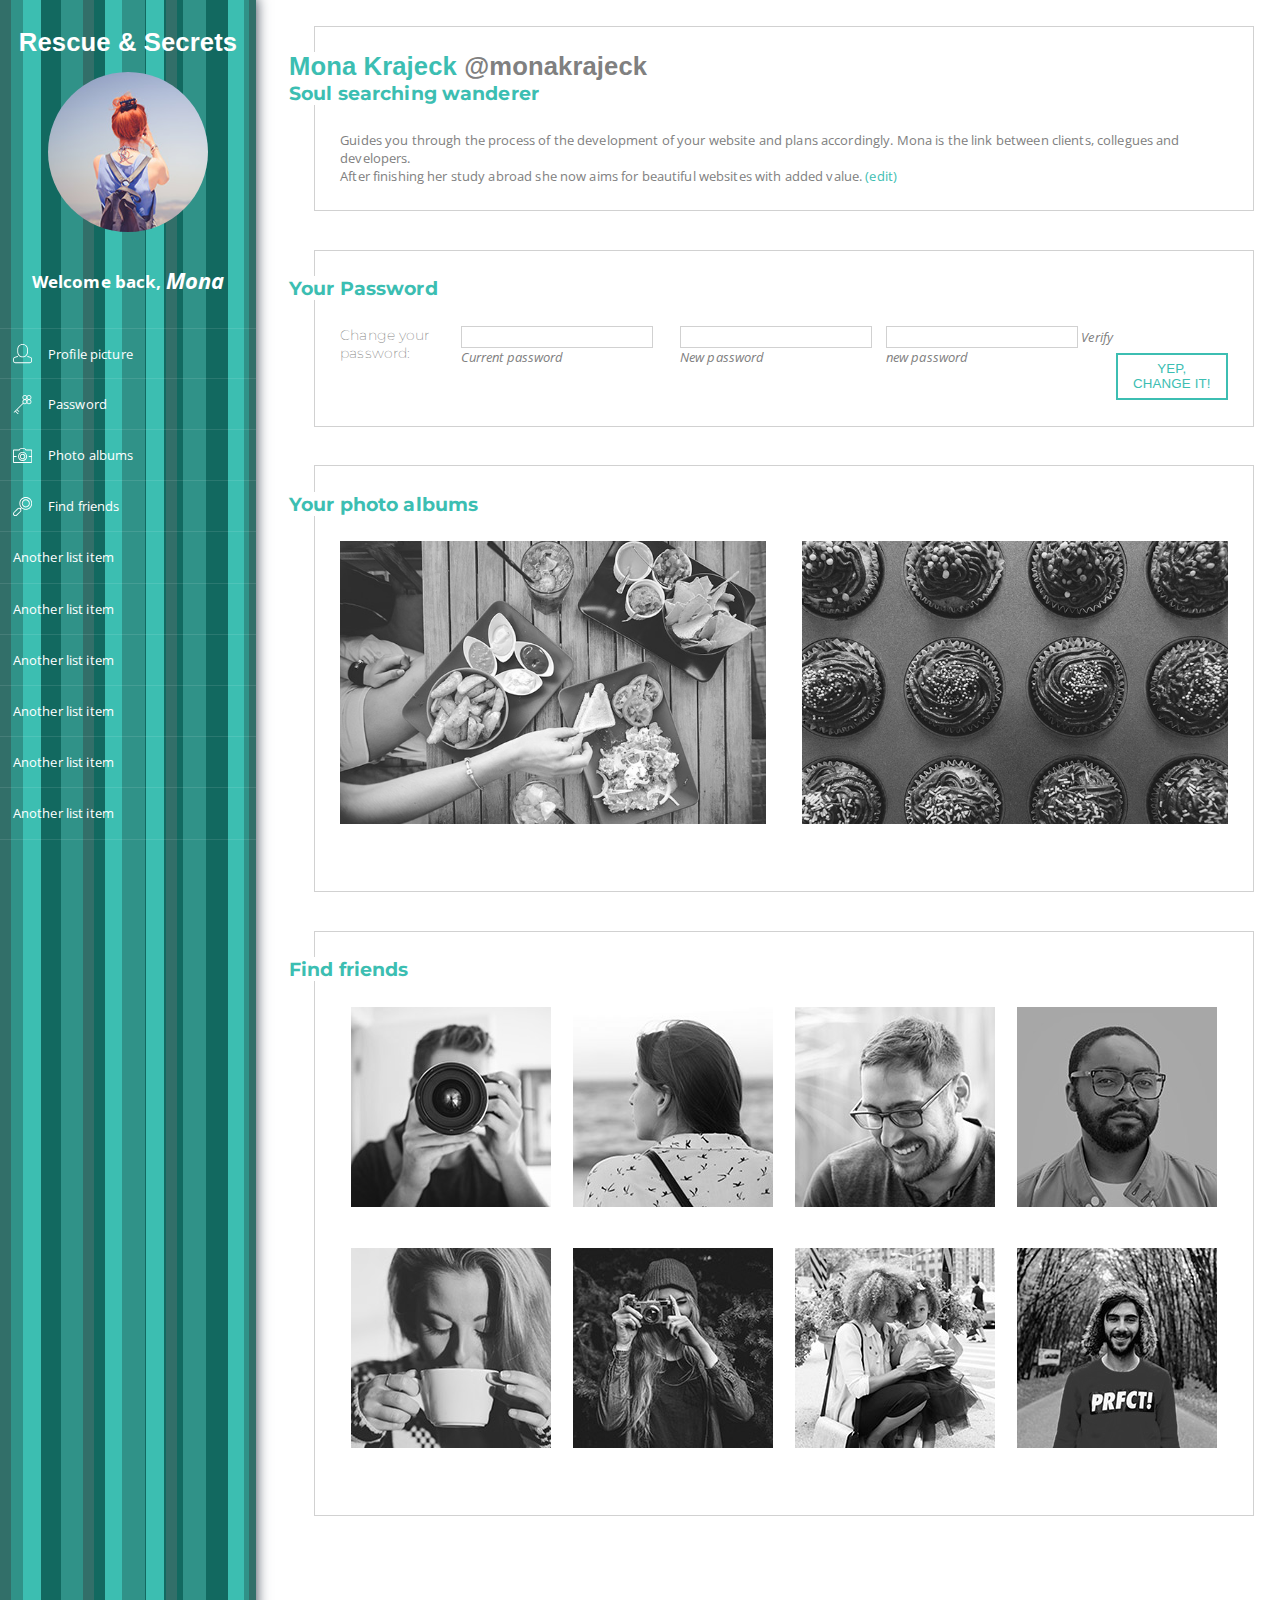
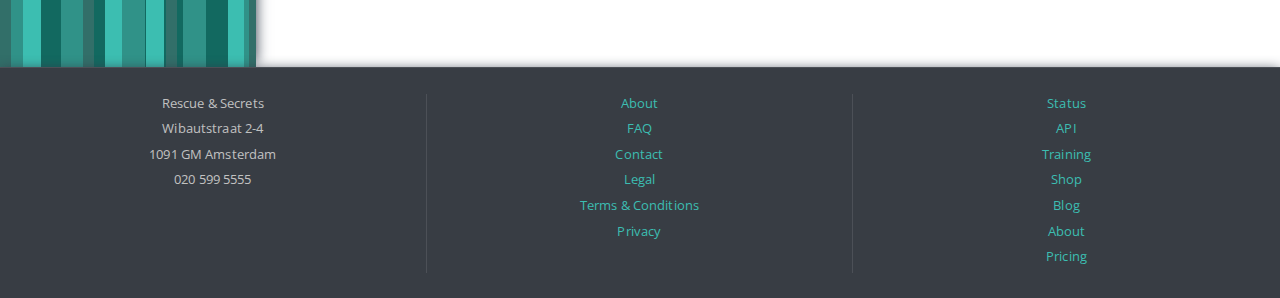
<file: css-rescued/index.html>
<!DOCTYPE html>
<head>

	<title>Profile of Mona Krajeck</title>

	<meta charset="utf-8">
	<meta name="description" content="">
	<meta name="author" content="Tijs Luitse">
	<meta name="viewport" content="width=device-width, initial-scale=1">
	
	<link rel="stylesheet" href="styles/style.css">
	<link href='https://fonts.googleapis.com/css?family=Montserrat:400,700|Open+Sans:400,300,600,700,800' rel='stylesheet' type='text/css'>

</head>
<body>

		<header role="navigation">
			
			<h1>Rescue & Secrets</h1>
			
			<figure>
				<img src="images/profile-picture-thumb.jpg" alt="Profile picture of Monica Krajeck">
			</figure>
			
			<p>Welcome back, <em>Mona</em></p>
			
			<div class="separator"></div>
			
			<nav>
				<ul>
					<li>
						<a href="#profile-picture" rel="profile-picture">
							<svg xmlns="http://www.w3.org/2000/svg" version="1.1" x="0" y="0" width="622.4" height="622.4" viewBox="0 0 622.4 622.4" xml:space="preserve"><path d="M312.5 430.4c-95.3 0-172.9-77.6-172.9-172.9v-84.6C139.6 77.6 217.1 0 312.5 0 407.8 0 485.4 77.6 485.4 172.9v84.6C485.4 352.8 407.8 430.4 312.5 430.4zM312.5 27.4c-80.2 0-145.5 65.3-145.5 145.5v84.6c0 80.2 65.3 145.5 145.5 145.5 80.2 0 145.5-65.3 145.5-145.5v-84.6C458 92.7 392.7 27.4 312.5 27.4zM543.8 622.4H78.6c-40.5 0-73.4-32.9-73.4-73.4V484.6c0-24 12.1-56.1 69.6-72.9l69.6-19.3c7.3-2 14.8 2.3 16.9 9.6 2 7.3-2.3 14.8-9.6 16.9l-69.4 19.2c-49.7 14.5-49.7 38.6-49.7 46.5v64.4c0 25.4 20.6 46 46 46h465.2c25.4 0 46-20.6 46-46V484.6c0-21.4-16.8-37-49.8-46.5l-66.2-18.5c-7.3-2-11.5-9.6-9.5-16.9 2-7.3 9.6-11.6 16.9-9.5l66.3 18.5c57.6 16.6 69.7 48.8 69.7 72.9v64.4C617.2 589.5 584.3 622.4 543.8 622.4z"/></svg>
							Profile picture
						</a>
					</li>
					<li>
						<a href="#password" rel="password">
							<svg xmlns="http://www.w3.org/2000/svg" version="1.1" x="0" y="0" width="663.1" height="663.1" viewBox="0 0 663.1 663.1" xml:space="preserve"><path d="M552.4 170.2c-46.9 0-85.1-38.2-85.1-85.1 0-46.9 38.2-85.1 85.1-85.1 46.9 0 85.1 38.2 85.1 85.1C637.5 132.1 599.3 170.2 552.4 170.2zM552.4 28.6c-31.2 0-56.6 25.4-56.6 56.6 0 31.2 25.4 56.6 56.6 56.6 31.2 0 56.6-25.4 56.6-56.6C609 53.9 583.6 28.6 552.4 28.6zM552.4 318.4L552.4 318.4c-46.9 0-85.1-38.2-85.1-85.1 0-46.9 38.2-85.1 85.1-85.1 46.9 0 85.1 38.2 85.1 85.1C637.5 280.2 599.4 318.4 552.4 318.4zM552.4 176.7c-31.2 0-56.6 25.4-56.6 56.6 0 31.2 25.4 56.6 56.6 56.6 31.2 0 56.6-25.4 56.6-56.6C609 202.1 583.6 176.7 552.4 176.7z"/><path d="M410.4 170.2h0c-46.9 0-85.1-38.2-85.1-85.1 0-46.9 38.2-85.1 85.1-85.1 46.9 0 85.1 38.2 85.1 85.1 0 22.7-8.8 44.1-24.9 60.2C454.5 161.4 433.1 170.2 410.4 170.2zM410.3 28.6c-31.2 0-56.6 25.4-56.6 56.6 0 31.2 25.4 56.6 56.6 56.6h0c15.1 0 29.3-5.9 40-16.6 10.7-10.7 16.6-24.9 16.6-40C466.9 53.9 441.5 28.6 410.3 28.6zM410.3 318.4L410.3 318.4c-46.9 0-85.1-38.2-85.1-85.1 0-46.9 38.2-85.1 85.1-85.1 46.9 0 85.1 38.2 85.1 85.1C495.4 280.2 457.3 318.4 410.3 318.4zM410.3 176.7c-31.2 0-56.6 25.4-56.6 56.6 0 31.2 25.4 56.6 56.6 56.6 31.2 0 56.6-25.4 56.6-56.6C466.9 202.1 441.5 176.7 410.3 176.7z"/><path d="M39.8 611.4c-3.7 0-7.3-1.4-10.1-4.2 -5.6-5.6-5.6-14.6 0-20.2l313.5-313.5c5.6-5.6 14.6-5.6 20.2 0 5.6 5.6 5.6 14.6 0 20.2L49.9 607.2C47.1 610 43.5 611.4 39.8 611.4zM202.8 585.6c-3.7 0-7.3-1.4-10.1-4.2l-63.5-63.5c-5.6-5.6-5.6-14.6 0-20.2 5.6-5.6 14.6-5.6 20.2 0l63.5 63.5c5.6 5.6 5.6 14.6 0 20.2C210.1 584.2 206.4 585.6 202.8 585.6zM176.1 663.1c-3.7 0-7.3-1.4-10.1-4.2L77.1 570c-5.6-5.6-5.6-14.6 0-20.2 5.6-5.6 14.6-5.6 20.2 0l88.9 88.9c5.6 5.6 5.6 14.6 0 20.2C183.4 661.7 179.7 663.1 176.1 663.1z"/></svg>
							Password
						</a>
					</li>
					<li>
						<a href="#photo-albums" rel="photo-albums">
							<svg xmlns="http://www.w3.org/2000/svg" version="1.1" x="0" y="0" width="612" height="612" viewBox="0 0 612 612" xml:space="preserve"><path d="M581.3 541.3H30.7C13.8 541.3 0 527.5 0 510.5V145.2c0-17 13.8-30.7 30.7-30.7h149.7c4.9 0 13.2-3.8 16.4-7.4l16.7-19c8.6-9.8 24.9-17.2 38-17.2h107.4c13.1 0 29.4 7.4 38 17.2l16.7 19c3.2 3.7 11.5 7.4 16.4 7.4h151.3c17 0 30.7 13.8 30.7 30.7v365.3C612 527.5 598.2 541.3 581.3 541.3zM30.7 143.2c-1.1 0-2 0.9-2 2v365.3c0 1.1 0.9 2 2 2h550.5c1.1 0 2-0.9 2-2V145.2c0-1.1-0.9-2-2-2H430c-13.1 0-29.4-7.4-38-17.2l-16.7-19c-3.2-3.7-11.5-7.4-16.4-7.4H251.5c-4.9 0-13.2 3.7-16.4 7.4l-16.7 19c-8.6 9.8-24.9 17.2-38 17.2H30.7zM306 476.7c-79.2 0-143.6-64.4-143.6-143.6 0-79.2 64.4-143.6 143.6-143.6s143.6 64.4 143.6 143.6C449.6 412.2 385.2 476.7 306 476.7zM306 218.1c-63.4 0-114.9 51.6-114.9 114.9 0 63.4 51.6 114.9 114.9 114.9s114.9-51.6 114.9-114.9C420.9 269.7 369.4 218.1 306 218.1zM593 350.7h-81.2c-7.9 0-14.4-6.4-14.4-14.4s6.4-14.4 14.4-14.4h81.2c7.9 0 14.4 6.4 14.4 14.4S600.9 350.7 593 350.7zM105.7 350.7H19.7c-7.9 0-14.4-6.4-14.4-14.4s6.4-14.4 14.4-14.4h86c7.9 0 14.4 6.4 14.4 14.4S113.6 350.7 105.7 350.7zM306 419.6c-47.7 0-86.5-38.8-86.5-86.5 0-47.7 38.8-86.5 86.5-86.5 47.7 0 86.5 38.8 86.5 86.5C392.5 380.8 353.7 419.6 306 419.6zM306 275.3c-31.9 0-57.8 25.9-57.8 57.8 0 31.9 25.9 57.8 57.8 57.8 31.9 0 57.8-25.9 57.8-57.8C363.8 301.2 337.9 275.3 306 275.3z"/></svg>
							Photo albums
						</a>
					</li>
					<li>
						<a href="#find-friends" rel="find-friends">
							<svg xmlns="http://www.w3.org/2000/svg" version="1.1" x="0" y="0" width="612" height="612" viewBox="0 0 612 612" xml:space="preserve"><path d="M408 407.9c-54.5 0-105.7-21.2-144.2-59.7 -79.5-79.5-79.5-208.9 0-288.4 38.5-38.5 89.7-59.7 144.2-59.7 54.5 0 105.7 21.2 144.2 59.7C590.8 98.3 612 149.5 612 204s-21.2 105.7-59.7 144.2C513.7 386.7 462.5 407.9 408 407.9zM408 29.2c-46.7 0-90.6 18.2-123.6 51.2 -68.1 68.1-68.1 179 0 247.2 33 33 76.9 51.2 123.6 51.2 46.7 0 90.6-18.2 123.6-51.2 33-33 51.2-76.9 51.2-123.6s-18.2-90.6-51.2-123.6C498.6 47.4 454.7 29.2 408 29.2zM244.2 382.4c-3.7 0-7.5-1.4-10.3-4.3 -5.7-5.7-5.7-14.9 0-20.6l23.4-23.4c5.7-5.7 14.9-5.7 20.6 0 5.7 5.7 5.7 14.9 0 20.6L254.5 378.1C251.7 381 247.9 382.4 244.2 382.4zM75.6 612c-20.2 0-39.2-7.9-53.4-22.1C7.9 575.6 0 556.6 0 536.4c0-20.2 7.9-39.2 22.1-53.4l116.3-116.3c14.3-14.3 33.2-22.1 53.4-22.1 20.2 0 39.2 7.9 53.4 22.1 29.5 29.5 29.5 77.4 0 106.9L129 589.9C114.7 604.1 95.7 612 75.6 612zM191.8 373.8c-12.4 0-24 4.8-32.8 13.6L42.8 503.7c-8.8 8.8-13.6 20.4-13.6 32.8 0 12.4 4.8 24 13.6 32.8 8.8 8.8 20.4 13.6 32.8 13.6 12.4 0 24-4.8 32.8-13.6l116.3-116.3c18.1-18.1 18.1-47.5 0-65.6C215.9 378.6 204.2 373.8 191.8 373.8zM408 332.3c-34.3 0-66.5-13.4-90.7-37.6 -50-50-50-131.4 0-181.5 24.2-24.2 56.5-37.6 90.7-37.6 34.3 0 66.5 13.4 90.7 37.6 50 50 50 131.4 0 181.5C474.5 318.9 442.3 332.3 408 332.3zM408 104.8c-26.5 0-51.4 10.3-70.1 29 -38.6 38.6-38.6 101.5 0 140.2 18.7 18.7 43.6 29 70.1 29 26.5 0 51.4-10.3 70.1-29 38.6-38.7 38.6-101.5 0-140.2C459.4 115.2 434.5 104.8 408 104.8z"/></svg>
							Find friends
						</a>
					</li>
					<li><a href="#" rel="list-item">Another list item</a></li>
					<li><a href="#" rel="list-item">Another list item</a></li>
					<li><a href="#" rel="list-item">Another list item</a></li>
					<li><a href="#" rel="list-item">Another list item</a></li>
					<li><a href="#" rel="list-item">Another list item</a></li>
					<li><a href="#" rel="list-item">Another list item</a></li>
				</ul>
			</nav>

		</header>

		<main role="content">

			<article id="intro">
				
				<header>
					<h1>Mona Krajeck <span>@monakrajeck</span></h1>
					<h2>Soul searching wanderer</h2>
				</header>
				
				<p>
					Guides you through the process of the development of your website and plans accordingly. Mona is the link between clients, collegues and developers.
				</p>
				<p>
					After finishing her study abroad she now aims for beautiful websites with added value. <a href="/">(edit)</a>
				</p>

			</article>

			<article id="profile-picture">

				<div>
					<figure class="current-profile-picture">
						<img class="profile-picture" src="images/profile-picture.jpg">
					</figure>
				</div>

				<div>
					<header>
						<h2>Your profile picture</h2>
						<h3>Upload a new profile picture</h3>
						<a title="Opens upload window" role="button" href="index.html">Upload</a>
					</header>
				</div>

				<section class="filter-effects">

					<header>
						<h3>Select a filter</h3>
					</header>
					<figure class="effect-01">
						<img class="profile-picture " src="images/profile-picture.jpg" alt="Image effect: lighten">
						<figcaption>B/W</figcaption>
						<div class="checkFilter">
							<input type="checkbox" id="add01" required />
							<label for="add01">Add Filter</label>
						</div>
					</figure>
					<figure class="effect-02">
						<img class="profile-picture" src="images/profile-picture.jpg" alt="Image effect: overlay">
						<figcaption>Sepia</figcaption>
						<div class="checkFilter">
							<input type="checkbox" id="add02" required />
							<label for="add02">Add Filter</label>
						</div>
					</figure>
					<figure class="effect-03">
						<img class="profile-picture" src="images/profile-picture.jpg" alt="Image effect: soft light">
						<figcaption>Brightness</figcaption>
						<div class="checkFilter">
							<input type="checkbox" id="add03" required />
							<label for="add03">Add Filter</label>
						</div>
					</figure>

					<figure class="effect-04">
						<img class="profile-picture" src="images/profile-picture.jpg" alt="Image effect: color">
						<figcaption>Saturate</figcaption>
						<div class="checkFilter">
							<input type="checkbox" id="add04" required />
							<label for="add04">Add Filter</label>
						</div>
					</figure>
						<figure class="effect-05">
						<img class="profile-picture" src="images/profile-picture.jpg" alt="Image effect: difference">
						<figcaption>Invert</figcaption>
						<div class="checkFilter">
							<input type="checkbox" id="add05" required />
							<label for="add05">Add Filter</label>
						</div>
					</figure>

				</section>

				<a role="button" href="index.html">Save</a>

			</article>

			<article id="password">

				<header>
					<h2>Your Password</h2>
				</header>

				<form action="" method="post" role="form">
					<fieldset>
						<h3>Change your password:</h3>
						<label>
							<input id="current-password" type="password" required>
							<span>Current password</span>
						</label>
						<label>
							<input id="current-password" type="password" required>
							<span>New password</span>
						</label>
						<label>
							<input id="current-password" type="password" required>
							<span>Verify new password</span>
						</label>
						<button role="button" type="submit">Yep, change it!</button>
					</fieldset>
				</form>

			</article>

			<article id="photo-albums">

				<header>
					<h2>Your photo albums</h2>
				</header>
				<figure>
					<img src="images/image-01.jpg" alt="Photoalbum of Summer 2015">
					<figcaption>
						Summer 2015
					</figcaption>
				</figure>
				<figure>
					<img src="images/image-02.jpg" alt="Photoalbum of winter 2015">
					<figcaption>
						Winter 2015
					</figcaption>
				</figure>

			</article>

			<article id="find-friends">
				
				<header>
					<h2>Find friends</h2>
				</header>
				
				<figure>
					<img class="profile-picture " src="images/profile-picture-08.jpg">
					<figcaption>Nerwin B.</figcaption>
				</figure>
				
				<figure>
					<img class="profile-picture " src="images/profile-picture-01.jpg">
					<figcaption>Sarah S.</figcaption>
				</figure>
				
				<figure>
					<img class="profile-picture " src="images/profile-picture-02.jpg">
					<figcaption>Victor N.</figcaption>
				</figure>
				
				<figure>
					<img class="profile-picture " src="images/profile-picture-03.jpg">
					<figcaption>Matthew J.</figcaption>
				</figure>
				
				<figure>
					<img class="profile-picture " src="images/profile-picture-04.jpg">
					<figcaption>Lisa V.</figcaption>
				</figure>
				
				<figure>
					<img class="profile-picture " src="images/profile-picture-05.jpg">
					<figcaption>Miriam C.</figcaption>
				</figure>

				<figure>
					<img class="profile-picture " src="images/profile-picture-06.jpg">
					<figcaption>Jessica H.</figcaption>
				</figure>

				<figure>
					<img class="profile-picture " src="images/profile-picture-07.jpg">
					<figcaption>Mark K.</figcaption>
				</figure>

			</article>

			<div class="loader"></div>
	
		</main>

		<footer role="contactInfo">

			<ul>
				<li><a href="">About</a></li>
				<li><a href="">FAQ</a></li>
				<li><a href="">Contact</a></li>
				<li><a href="">Legal</a></li>
				<li><a href="">Terms & Conditions</a></li>
				<li><a href="">Privacy</a></li>
			</ul>

			<address>
				<ul>
					<li>Rescue & Secrets</li>
					<li>Wibautstraat 2-4</li>
					<li>1091 GM Amsterdam</li>
					<li>020 599 5555</li>
				</ul>
			</address>

			<ul>
				<li><a href="">Status</a></li>
				<li><a href="">API</a></li>
				<li><a href="">Training</a></li>
				<li><a href="">Shop</a></li>
				<li><a href="">Blog</a></li>
				<li><a href="">About</a></li>
				<li><a href="">Pricing</a></li>
			</ul>

		</footer>

	</body>
</html>
</file>
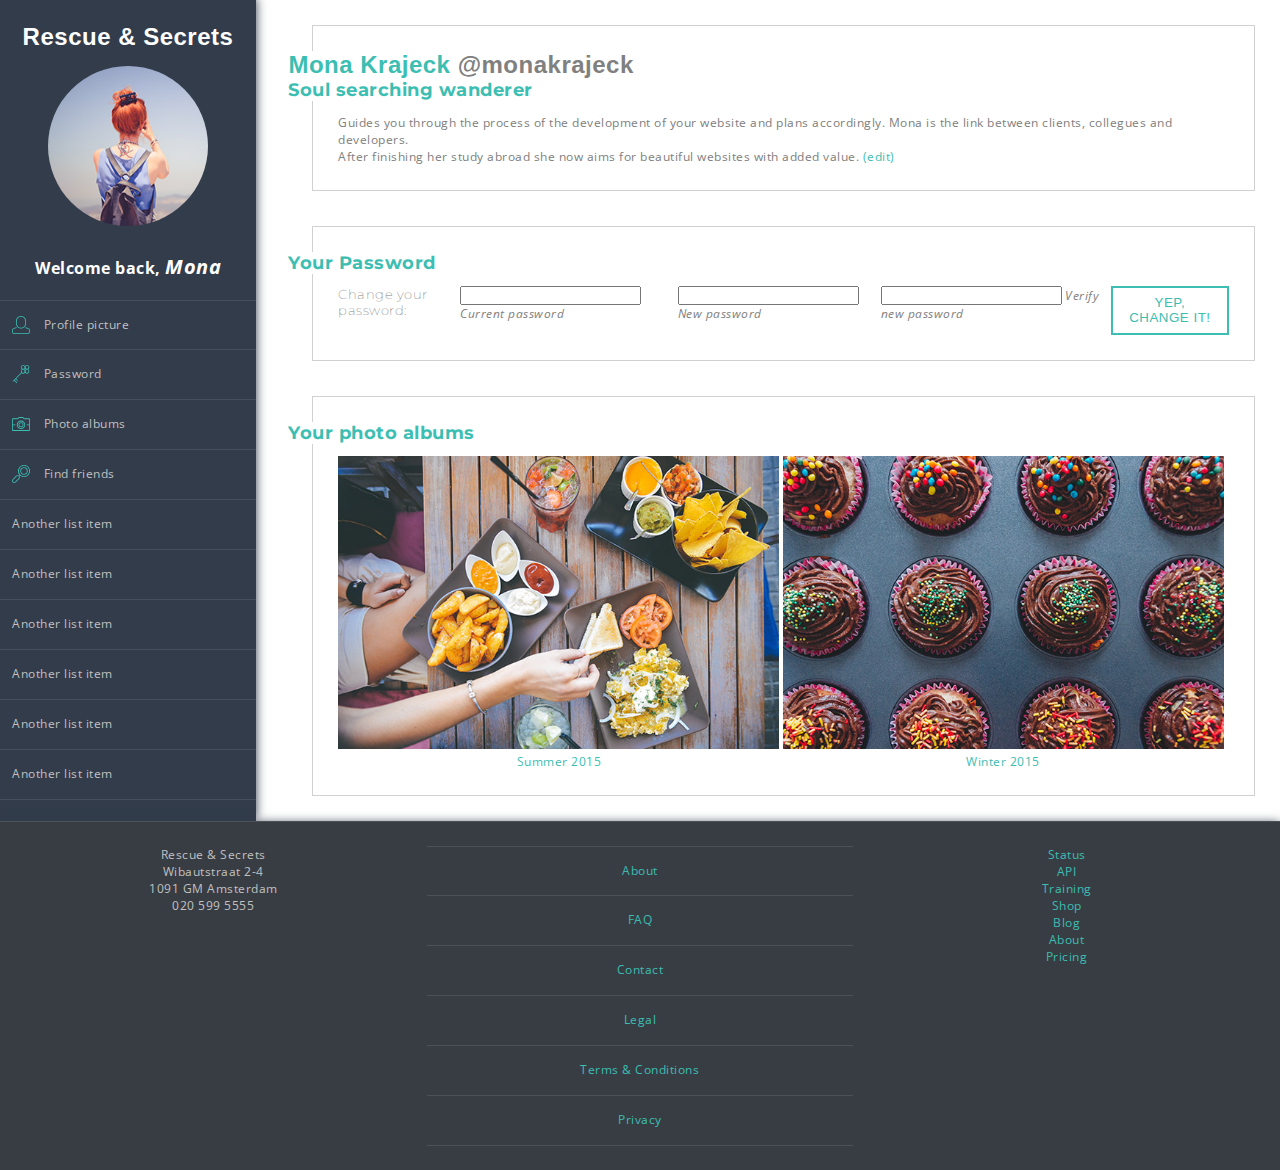
<file: Exercise 1/index.html>
<!DOCTYPE html>
<html lang="en">
	<head>
		<meta charset="utf-8">
		<title>Profile of Mona Krajeck</title>
		<meta name="description" content="">
		<meta name="author" content="Tijs Luitse">
		<meta name="viewport" content="width=device-width, initial-scale=1">
		<link href='favicon.ico' rel='shortcut icon'>
		<link rel="stylesheet" href="styles/style.css">
		<link href='https://fonts.googleapis.com/css?family=Montserrat:400,700|Open+Sans:400,300,600,700,800' rel='stylesheet' type='text/css'>
	</head>
	<body>

		<header>
			<h1>Rescue & Secrets</h1>
			<figure>
				<img src="images/profile-picture-thumb.jpg" alt="Profile picture of Monica Krajeck">
			</figure>
			<p>Welcome back, <em>Mona</em></p>
			<nav>
				<ul>
					<li>
						<a href="#profile-picture">
							<svg xmlns="http://www.w3.org/2000/svg" version="1.1" x="0" y="0" width="622.4" height="622.4" viewBox="0 0 622.4 622.4" xml:space="preserve"><path d="M312.5 430.4c-95.3 0-172.9-77.6-172.9-172.9v-84.6C139.6 77.6 217.1 0 312.5 0 407.8 0 485.4 77.6 485.4 172.9v84.6C485.4 352.8 407.8 430.4 312.5 430.4zM312.5 27.4c-80.2 0-145.5 65.3-145.5 145.5v84.6c0 80.2 65.3 145.5 145.5 145.5 80.2 0 145.5-65.3 145.5-145.5v-84.6C458 92.7 392.7 27.4 312.5 27.4zM543.8 622.4H78.6c-40.5 0-73.4-32.9-73.4-73.4V484.6c0-24 12.1-56.1 69.6-72.9l69.6-19.3c7.3-2 14.8 2.3 16.9 9.6 2 7.3-2.3 14.8-9.6 16.9l-69.4 19.2c-49.7 14.5-49.7 38.6-49.7 46.5v64.4c0 25.4 20.6 46 46 46h465.2c25.4 0 46-20.6 46-46V484.6c0-21.4-16.8-37-49.8-46.5l-66.2-18.5c-7.3-2-11.5-9.6-9.5-16.9 2-7.3 9.6-11.6 16.9-9.5l66.3 18.5c57.6 16.6 69.7 48.8 69.7 72.9v64.4C617.2 589.5 584.3 622.4 543.8 622.4z"/></svg>
							Profile picture
						</a>
					</li>
					<li>
						<a href="#password">
							<svg xmlns="http://www.w3.org/2000/svg" version="1.1" x="0" y="0" width="663.1" height="663.1" viewBox="0 0 663.1 663.1" xml:space="preserve"><path d="M552.4 170.2c-46.9 0-85.1-38.2-85.1-85.1 0-46.9 38.2-85.1 85.1-85.1 46.9 0 85.1 38.2 85.1 85.1C637.5 132.1 599.3 170.2 552.4 170.2zM552.4 28.6c-31.2 0-56.6 25.4-56.6 56.6 0 31.2 25.4 56.6 56.6 56.6 31.2 0 56.6-25.4 56.6-56.6C609 53.9 583.6 28.6 552.4 28.6zM552.4 318.4L552.4 318.4c-46.9 0-85.1-38.2-85.1-85.1 0-46.9 38.2-85.1 85.1-85.1 46.9 0 85.1 38.2 85.1 85.1C637.5 280.2 599.4 318.4 552.4 318.4zM552.4 176.7c-31.2 0-56.6 25.4-56.6 56.6 0 31.2 25.4 56.6 56.6 56.6 31.2 0 56.6-25.4 56.6-56.6C609 202.1 583.6 176.7 552.4 176.7z"/><path d="M410.4 170.2h0c-46.9 0-85.1-38.2-85.1-85.1 0-46.9 38.2-85.1 85.1-85.1 46.9 0 85.1 38.2 85.1 85.1 0 22.7-8.8 44.1-24.9 60.2C454.5 161.4 433.1 170.2 410.4 170.2zM410.3 28.6c-31.2 0-56.6 25.4-56.6 56.6 0 31.2 25.4 56.6 56.6 56.6h0c15.1 0 29.3-5.9 40-16.6 10.7-10.7 16.6-24.9 16.6-40C466.9 53.9 441.5 28.6 410.3 28.6zM410.3 318.4L410.3 318.4c-46.9 0-85.1-38.2-85.1-85.1 0-46.9 38.2-85.1 85.1-85.1 46.9 0 85.1 38.2 85.1 85.1C495.4 280.2 457.3 318.4 410.3 318.4zM410.3 176.7c-31.2 0-56.6 25.4-56.6 56.6 0 31.2 25.4 56.6 56.6 56.6 31.2 0 56.6-25.4 56.6-56.6C466.9 202.1 441.5 176.7 410.3 176.7z"/><path d="M39.8 611.4c-3.7 0-7.3-1.4-10.1-4.2 -5.6-5.6-5.6-14.6 0-20.2l313.5-313.5c5.6-5.6 14.6-5.6 20.2 0 5.6 5.6 5.6 14.6 0 20.2L49.9 607.2C47.1 610 43.5 611.4 39.8 611.4zM202.8 585.6c-3.7 0-7.3-1.4-10.1-4.2l-63.5-63.5c-5.6-5.6-5.6-14.6 0-20.2 5.6-5.6 14.6-5.6 20.2 0l63.5 63.5c5.6 5.6 5.6 14.6 0 20.2C210.1 584.2 206.4 585.6 202.8 585.6zM176.1 663.1c-3.7 0-7.3-1.4-10.1-4.2L77.1 570c-5.6-5.6-5.6-14.6 0-20.2 5.6-5.6 14.6-5.6 20.2 0l88.9 88.9c5.6 5.6 5.6 14.6 0 20.2C183.4 661.7 179.7 663.1 176.1 663.1z"/></svg>
							Password
						</a>
					</li>
					<li>
						<a href="#photo-albums">
							<svg xmlns="http://www.w3.org/2000/svg" version="1.1" x="0" y="0" width="612" height="612" viewBox="0 0 612 612" xml:space="preserve"><path d="M581.3 541.3H30.7C13.8 541.3 0 527.5 0 510.5V145.2c0-17 13.8-30.7 30.7-30.7h149.7c4.9 0 13.2-3.8 16.4-7.4l16.7-19c8.6-9.8 24.9-17.2 38-17.2h107.4c13.1 0 29.4 7.4 38 17.2l16.7 19c3.2 3.7 11.5 7.4 16.4 7.4h151.3c17 0 30.7 13.8 30.7 30.7v365.3C612 527.5 598.2 541.3 581.3 541.3zM30.7 143.2c-1.1 0-2 0.9-2 2v365.3c0 1.1 0.9 2 2 2h550.5c1.1 0 2-0.9 2-2V145.2c0-1.1-0.9-2-2-2H430c-13.1 0-29.4-7.4-38-17.2l-16.7-19c-3.2-3.7-11.5-7.4-16.4-7.4H251.5c-4.9 0-13.2 3.7-16.4 7.4l-16.7 19c-8.6 9.8-24.9 17.2-38 17.2H30.7zM306 476.7c-79.2 0-143.6-64.4-143.6-143.6 0-79.2 64.4-143.6 143.6-143.6s143.6 64.4 143.6 143.6C449.6 412.2 385.2 476.7 306 476.7zM306 218.1c-63.4 0-114.9 51.6-114.9 114.9 0 63.4 51.6 114.9 114.9 114.9s114.9-51.6 114.9-114.9C420.9 269.7 369.4 218.1 306 218.1zM593 350.7h-81.2c-7.9 0-14.4-6.4-14.4-14.4s6.4-14.4 14.4-14.4h81.2c7.9 0 14.4 6.4 14.4 14.4S600.9 350.7 593 350.7zM105.7 350.7H19.7c-7.9 0-14.4-6.4-14.4-14.4s6.4-14.4 14.4-14.4h86c7.9 0 14.4 6.4 14.4 14.4S113.6 350.7 105.7 350.7zM306 419.6c-47.7 0-86.5-38.8-86.5-86.5 0-47.7 38.8-86.5 86.5-86.5 47.7 0 86.5 38.8 86.5 86.5C392.5 380.8 353.7 419.6 306 419.6zM306 275.3c-31.9 0-57.8 25.9-57.8 57.8 0 31.9 25.9 57.8 57.8 57.8 31.9 0 57.8-25.9 57.8-57.8C363.8 301.2 337.9 275.3 306 275.3z"/></svg>
							Photo albums
						</a>
					</li>
					<li>
						<a href="#find-friends">
							<svg xmlns="http://www.w3.org/2000/svg" version="1.1" x="0" y="0" width="612" height="612" viewBox="0 0 612 612" xml:space="preserve"><path d="M408 407.9c-54.5 0-105.7-21.2-144.2-59.7 -79.5-79.5-79.5-208.9 0-288.4 38.5-38.5 89.7-59.7 144.2-59.7 54.5 0 105.7 21.2 144.2 59.7C590.8 98.3 612 149.5 612 204s-21.2 105.7-59.7 144.2C513.7 386.7 462.5 407.9 408 407.9zM408 29.2c-46.7 0-90.6 18.2-123.6 51.2 -68.1 68.1-68.1 179 0 247.2 33 33 76.9 51.2 123.6 51.2 46.7 0 90.6-18.2 123.6-51.2 33-33 51.2-76.9 51.2-123.6s-18.2-90.6-51.2-123.6C498.6 47.4 454.7 29.2 408 29.2zM244.2 382.4c-3.7 0-7.5-1.4-10.3-4.3 -5.7-5.7-5.7-14.9 0-20.6l23.4-23.4c5.7-5.7 14.9-5.7 20.6 0 5.7 5.7 5.7 14.9 0 20.6L254.5 378.1C251.7 381 247.9 382.4 244.2 382.4zM75.6 612c-20.2 0-39.2-7.9-53.4-22.1C7.9 575.6 0 556.6 0 536.4c0-20.2 7.9-39.2 22.1-53.4l116.3-116.3c14.3-14.3 33.2-22.1 53.4-22.1 20.2 0 39.2 7.9 53.4 22.1 29.5 29.5 29.5 77.4 0 106.9L129 589.9C114.7 604.1 95.7 612 75.6 612zM191.8 373.8c-12.4 0-24 4.8-32.8 13.6L42.8 503.7c-8.8 8.8-13.6 20.4-13.6 32.8 0 12.4 4.8 24 13.6 32.8 8.8 8.8 20.4 13.6 32.8 13.6 12.4 0 24-4.8 32.8-13.6l116.3-116.3c18.1-18.1 18.1-47.5 0-65.6C215.9 378.6 204.2 373.8 191.8 373.8zM408 332.3c-34.3 0-66.5-13.4-90.7-37.6 -50-50-50-131.4 0-181.5 24.2-24.2 56.5-37.6 90.7-37.6 34.3 0 66.5 13.4 90.7 37.6 50 50 50 131.4 0 181.5C474.5 318.9 442.3 332.3 408 332.3zM408 104.8c-26.5 0-51.4 10.3-70.1 29 -38.6 38.6-38.6 101.5 0 140.2 18.7 18.7 43.6 29 70.1 29 26.5 0 51.4-10.3 70.1-29 38.6-38.7 38.6-101.5 0-140.2C459.4 115.2 434.5 104.8 408 104.8z"/></svg>
							Find friends
						</a>
					</li>
					<li><a href="#">Another list item</a></li>
					<li><a href="#">Another list item</a></li>
					<li><a href="#">Another list item</a></li>
					<li><a href="#">Another list item</a></li>
					<li><a href="#">Another list item</a></li>
					<li><a href="#">Another list item</a></li>
				</ul>
			</nav>
		</header>



		<!-- De main content begint hier -->
		<main>
			<article>
				<header>
					<h1>Mona Krajeck <span>@monakrajeck</span></h1>
					<h2>Soul searching wanderer</h2>
				</header>
				<p>
					Guides you through the process of the development of your website and plans accordingly. Mona is the link between clients, collegues and developers.
				</p>
				<p>
					After finishing her study abroad she now aims for beautiful websites with added value. <a href="/">(edit)</a>
				</p>
			</article>


			<!-- Deze code mag je in week twee uit de comments halen -->
			<!-- <article id="profile-picture">
				<div>
					<figure class="current-profile-picture">
						<img class="profile-picture" src="images/profile-picture.jpg">
					</figure>
				</div>
								<div>
					<header>
										<h2>Your profile picture</h2>
						<h3>Upload a new profile picture</h3>
					</header>
					<a title="Opens upload window" role="button" href="/">Upload</a>
				</div>
				<section class="filter-effects">
					<header>
								<h3>Select a filter</h3>
					</header>
									<figure class="effect-01">
						<img class="profile-picture " src="images/profile-picture.jpg" alt="Image effect: lighten">
						<figcaption>Lighten</figcaption>
					</figure>

									<figure class="effect-02">
						<img class="profile-picture" src="images/profile-picture.jpg" alt="Image effect: overlay">
						<figcaption>Overlay</figcaption>
					</figure>

								<figure class="effect-03">
						<img class="profile-picture" src="images/profile-picture.jpg" alt="Image effect: soft light">
						<figcaption>Soft Light</figcaption>
					</figure>

					<figure class="effect-04">
							<img class="profile-picture" src="images/profile-picture.jpg" alt="Image effect: color">
						<figcaption>Color</figcaption>
					</figure>

										<figure class="effect-05">
						<img class="profile-picture" src="images/profile-picture.jpg" alt="Image effect: difference">
						<figcaption>Difference</figcaption>
					</figure>
				</section>
						<a role="button" href="/">Save</a>
			</article> -->


			<article id="password">
				<header>
					<h2>Your Password</h2>
				</header>

				<form action="" method="post">
					<fieldset>
						<h3>Change your password:</h3>
						<label>
							<input id="current-password" type="password" required>
							<span>Current password</span>
						</label>
						<label>
							<input id="current-password" type="password" required>
							<span>New password</span>
						</label>
						<label>
							<input id="current-password" type="password" required>
							<span>Verify new password</span>
						</label>
						<button role="button" type="submit">Yep, change it!</button>
					</fieldset>
				</form>
			</article>

			<article id="photo-albums">
				<header>
					<h2>Your photo albums</h2>
				</header>
				<figure>
					<img src="images/image-01.jpg" alt="Photoalbum of Summer 2015">
					<figcaption>
						Summer 2015
					</figcaption>
				</figure>
				<figure>
					<img src="images/image-02.jpg" alt="Photoalbum of winter 2015">
					<figcaption>
						Winter 2015
					</figcaption>
				</figure>
			</article>
			<!-- Dit mag je in week 3 uit de comments halen. -->
				<!-- <article id="find-friends">
					<header>
						<h2>Find friends</h2>
						<a href="#password">
													<svg xmlns="http://www.w3.org/2000/svg" version="1.1" x="0" y="0" width="612" height="612" viewBox="0 0 612 612" xml:space="preserve"><path d="M423.2 438c-3.8 0-7.5-1.4-10.4-4.3L178.4 199.2c-5.7-5.7-5.7-15.1 0-20.8 5.8-5.8 15.1-5.8 20.8 0l234.5 234.5c5.8 5.8 5.8 15.1 0 20.8C430.8 436.5 427 438 423.2 438zM188.8 438c-3.8 0-7.5-1.4-10.4-4.3 -5.7-5.7-5.7-15.1 0-20.8l234.4-234.5c5.8-5.8 15.1-5.8 20.8 0 5.8 5.7 5.8 15.1 0 20.8l-234.4 234.5C196.3 436.5 192.5 438 188.8 438z"/><path d="M306 612v-14.7l0 14.7c-168.7 0-306-137.3-306-306C0 137.3 137.3 0 306 0c168.7 0 306 137.3 306 306C612 474.7 474.7 612 306 612zM306 29.4c-152.5 0-276.6 124.1-276.6 276.6 0 152.5 124.1 276.6 276.6 276.6h0c152.5 0 276.5-124.1 276.5-276.6C582.6 153.5 458.5 29.4 306 29.4z"/></svg>
												</a>
					</header>
									<figure class="effect-01">
						<img class="profile-picture " src="images/profile-picture-08.jpg">
											<figcaption>Sarah S.</figcaption>
					</figure>
					<figure class="effect-04">
											<img class="profile-picture " src="images/profile-picture-01.jpg">
						<figcaption>Nerwin B.</figcaption>
					</figure>
					<figure class="effect-01">
						<img class="profile-picture " src="images/profile-picture-02.jpg">
						<figcaption>Lighten</figcaption>
					</figure>
										<figure class="effect-03">
						<img class="profile-picture " src="images/profile-picture-03.jpg">
											<figcaption>Lighten</figcaption>
					</figure>
					<figure class="effect-01">
										<img class="profile-picture " src="images/profile-picture-04.jpg">
						<figcaption>Lighten</figcaption>
					</figure>
										<figure class="effect-05">
						<img class="profile-picture " src="images/profile-picture-05.jpg">
											<figcaption>Lighten</figcaption>
					</figure>
					<figure class="effect-01">
										<img class="profile-picture " src="images/profile-picture-06.jpg">
						<figcaption>Lighten</figcaption>
					</figure>
										<figure class="effect-05">
						<img class="profile-picture " src="images/profile-picture-07.jpg">
											<figcaption>Lighten</figcaption>
					</figure>
				</article>
				<div title="Load more articles" class="loader">Loading…</div> -->
		</main>

		<footer>
			<nav>
				<ul>
					<li><a href="">About</a></li>
					<li><a href="">FAQ</a></li>
					<li><a href="">Contact</a></li>
					<li><a href="">Legal</a></li>
					<li><a href="">Terms & Conditions</a></li>
					<li><a href="">Privacy</a></li>
				</ul>
			</nav>
			<address>
				<ul>
					<li>Rescue & Secrets</li>
					<li>Wibautstraat 2-4</li>
					<li>1091 GM Amsterdam</li>
					<li>020 599 5555</li>
				</ul>
			</address>
			<ul>
				<li><a href="">Status</a></li>
				<li><a href="">API</a></li>
				<li><a href="">Training</a></li>
				<li><a href="">Shop</a></li>
				<li><a href="">Blog</a></li>
				<li><a href="">About</a></li>
				<li><a href="">Pricing</a></li>
			</ul>
		</footer>

	</body>
</html>
</file>
<file: Exercise 1/styles/style.css>
/***********/
/** FONTS **/
/***********/

@font-face {
	font-family: Ampersand;
	src: local('Baskerville-Italic'), local('GoudyOldStyleT-Italic'), local('Garamond-Italic'), local('Palatino-Italic');
	unicode-range: U+26;
}

h1, h2, h3 {
	font-family: 'Montserrat', sans-serif;
}

h1 {
	font-family: Ampersand, Helvetica, sans-serif;
}

/************/
/* ELEMENTS */
/************/

* {
	padding: 0;
	margin: 0;
	box-sizing: border-box;
}

body {
	display: -webkit-flex;
	-webkit-flex-direction: row;
	-webkit-flex-wrap: wrap;
	font-size: 12px;
	color: rgb(193, 193, 193);
    letter-spacing: .5px;
    font-family: 'Open Sans', sans-serif;
}

ul {
	list-style: none;
}

p, a, span, figcaption, address {
	text-decoration: none;
	font-style: normal;
}

a, figcaption {
	color: rgba(60,190,178,1);
	transition: all .5s ease;
	-webkit-transition: all .5s ease;
	-moz-transition: all .5s ease;
	-ms-transition: all .5s ease;
	-o-transition: all .5s ease;
}

figcaption {
	text-align: center;
}

main p, 
main span {
	color: grey;
}

svg {
	fill: rgba(60,190,178,1);
	fill: rgba(60,190,178,1);
    margin-right: 10px;
    position: relative;
    top: 5px;
    transition: all .5s ease-in;
    -webkit-transition: all .5s ease-in;
    -moz-transition: all .5s ease-in;
    -ms-transition: all .5s ease-in;
    -o-transition: all .5s ease-in;
}

/**********/
/* HEADER */
/**********/

body > header a {
	color: rgb(193, 193, 193);
    letter-spacing: .5px;
}

body > header {
	width: 20%;
	display: -webkit-flex;
	background-color: rgba(50,60,75,1);
	box-shadow: 0px -2px 10px rgba(50,60,75,1);
	-webkit-flex-direction: column;
	-webkit-box-align: center;
	-webkit-align-items: center;
	    -ms-flex-align: center;
	        align-items: center;
	text-align: center;
	padding-top: 20px;
}

body > header > h1 {
	color: white;
}

body > header > h1, 
body > header > figure,
body > header > p {
	padding: 1%;
}

body > header p, 
body > header em {
	font-size: 1.3em;
	font-weight: 700;
	padding: 10px 0px 20px 0px;
	color: white;
}

body > header img {
	border-radius: 100%;
    margin: 5%;
    width: 80%;
}

body > header nav {
	width: 100%;
	text-align: left;
}

nav svg {
	width: 1.5em;
	height: 1.5em;
}

nav ul li,
nav ul li a {
    transition: all .5s ease-in;
    -webkit-transition: all .5s ease-in;
    -moz-transition: all .5s ease-in;
    -ms-transition: all .5s ease-in;
    -o-transition: all .5s ease-in;
    display: block;
}

nav ul li a:hover {
	background-color: rgba(60,190,178,1);
	cursor: pointer;
	color: white;
}

nav ul li:hover svg {
	fill: white;
}

/********/
/* MAIN */
/********/

body > main {
	width: 80%;
	display: -webkit-flex;
	-webkit-flex-direction: column;
	-webkit-justify-content: -webkit-flex-end;
	        justify-content: -webkit-flex-end;
	padding: 0px 0px 0px 0.5%;
}

body > main h1,
body > main h2,
body > main h3 {
	color: rgba(60,190,178,1);
}

body > main header {
	background-color: white;
    position: relative;
    left: -50px;
    margin-bottom: 12.5px;
}

body > main > article {
	margin: 25px 25px 10px 50px;
    border: 1px solid rgba(0, 0, 0, 0.18);
    padding: 25px;
}

body > main > article:last-of-type {
	margin-bottom: 25px;
}

/********/
/* FORM */
/********/

form h3 {
	font-weight: 200;
	color: grey !important;
	font-size: 1.1em;
	margin-bottom: 12.5px;
}

form fieldset {
	display: -webkit-flex;
	-webkit-flex-direction: row;
	border: none;
}

form label {
	margin-bottom: 12.5px;
}

form label span {
	font-style: italic;
}

form button {
	padding: .5em 1em;
    border: 2px solid rgba(60,190,178,1);
    background-color: white;
    color: rgba(60,190,178,1);
    font-weight: 500;
    letter-spacing: .5px;
    text-transform: uppercase;
    transition: all .5s ease-in;
    -webkit-transition: all .5s ease-in;
    -moz-transition: all .5s ease-in;
    -ms-transition: all .5s ease-in;
    -o-transition: all .5s ease-in;
}

form button:hover {
	cursor: pointer;
	background-color: rgba(60,190,178,1);
	color: white;
}

/***************/
/* PHOTO ALBUM */
/***************/

#photo-albums figure {
	width: 49.5%;
	display: inline-block;
}

#photo-albums > figure > img {
	width: 100%;
}

/**********/
/* FOOTER */
/**********/

footer {
	background-color: rgba(56, 61, 68, 1);
    box-shadow: 0px 2px 10px rgba(50,60,75,1);
    border-top: 1px solid rgba(255, 255, 255, 0.1);
	width: 100%;
	display: -webkit-flex;
	-webkit-box-orient: horizontal;
	-webkit-box-direction: normal;
	-webkit-flex-direction: row;
	    -ms-flex-direction: row;
	        flex-direction: row;
	padding: 2em 0 2em 0;
}

footer a:hover {
	color: white;
}

footer > nav, 
footer > ul, 
footer > address {
	width: 33.33%;
	text-align: center;
}

footer > address {
	-webkit-box-ordinal-group: 0;
	-webkit-order: -1;
	    -ms-flex-order: -1;
	        order: -1;
}

/***********/
/* QUERIES */
/***********/

@media (max-width: 60em) {
	
	body > header {
		width: 100%;
	}

	nav ul {
		list-style: none;
	    display: -webkit-flex;
	    -webkit-box-pack: center;
	    -webkit-justify-content: center;
	        -ms-flex-pack: center;
	            justify-content: center;
	    -webkit-flex-direction: row;
	    padding: 1em;
	    -webkit-flex-wrap: wrap;
	    height: 160px;
	    overflow: scroll;
	}

	nav ul li {
		padding: 20px;
	}

	nav ul li:hover {
		background-color: transparent;
		color: white !important;
	}

	body > main {
		width: 100%;
	}

	#photo-albums figure {
		width: 100%;
		padding-bottom: 2em;
	}

	#photo-albums figure:last-of-type {
		padding-bottom: 0;
	}
	
	footer {
		-webkit-flex-direction: column;
	}
	
	footer nav, 
	footer address, 
	footer ul {
		width: 100%;
		padding: 1em 0;
	}

}

@media (min-width: 60.1em) {
	
	nav li {
		height: 50px;
	    line-height: 4em;
	    width: 100%;
	    border-bottom: 1px solid rgba(255, 255, 255, 0.1);
	}

	nav li a {
		padding: 0 1em;
	}
	
	nav ul li:first-of-type {
		border-top: 1px solid rgba(255, 255, 255, 0.1);
	}

}
</file>
<file: css-rescued/styles/style.css>
/*********/
/* RESET */
/*********/

* {
	padding: 0;
	margin: 0;
	box-sizing: border-box;
}

/********/
/* BODY */
/********/

body {
	display: -webkit-flex;
	-webkit-flex-direction: row;
	-webkit-flex-wrap: wrap;
	display: flex;
	flex-wrap: wrap;
	font-size: .8em;
	color: rgb(193, 193, 193);
    letter-spacing: .01em;
    font-family: 'Open Sans', Arial, Helvetica, sans-serif;
}

/***********/
/** FONTS **/
/***********/

@font-face {
	font-family: Ampersand;
	src: local('Baskerville-Italic'), local('GoudyOldStyleT-Italic'), local('Garamond-Italic'), local('Palatino-Italic');
	unicode-range: U+26;
}

h1, h2, h3, h4, h5, h6 {
	font-family: 'Montserrat', Arial, sans-serif;
}

h1 {
	font-family: Ampersand, Helvetica, sans-serif;
}

/************/
/* ELEMENTS */
/************/

ul {
	list-style: none;
}

p, a, span, figcaption, address {
	text-decoration: none;
	font-style: normal;
}

a, figcaption {
	color: rgba(60,190,178,1);
	transition: all .5s ease;
	-webkit-transition: all .5s ease;
	-moz-transition: all .5s ease;
	-ms-transition: all .5s ease;
	-o-transition: all .5s ease;
}

a:focus {
	outline: none;
	text-decoration: underline;
}

figcaption {
	text-align: center;
}

main p, 
main span {
	color: grey;
}

/**********/
/* HEADER */
/**********/

header[role="navigation"] {
	width: 20%;
	display: -webkit-flex;
	box-shadow: 0 -.2em 1em rgba(50,60,75,1);
	text-align: center;
	padding-top: 2em;
	-webkit-flex-direction: column;
	-webkit-box-align: center;
	-webkit-align-items: center;
	-ms-flex-align: center;
	align-items: center;
	background: #3CBEB1;
    background-image: linear-gradient(90deg, #326F69 11px, transparent 0), 
    linear-gradient(90deg, #309288 23px, transparent 0), 
    linear-gradient(90deg, #126960 23px, transparent 0);
    background-size: 83px 100%, 61px 100%, 41px 100%;
}

header[role="navigation"] a {
	color: white;
    letter-spacing: .01em;
    display: block;
}

header[role="navigation"] h1 {
	color: white;
}

header[role="navigation"] h1, 
header[role="navigation"] figure,
header[role="navigation"] p {
	padding: 1%;
}

header[role="navigation"] p, 
header[role="navigation"] em {
	font-size: 1.3em;
	font-weight: 700;
	padding: 1em 0 2em 0;
	color: white;
}

header[role="navigation"] img {
	border-radius: 100%;
    margin: 5%;
    width: 80%;
}

header[role="navigation"] nav {
	width: 100%;
	text-align: left;
}

header[role="navigation"] nav svg {
	width: 1.5em;
	height: 1.5em;
	fill: white;
}

header[role="navigation"] li,
header[role="navigation"] a[href$=".html"] {
    transition: all .5s ease-in;
    -webkit-transition: all .5s ease-in;
    -moz-transition: all .5s ease-in;
    -ms-transition: all .5s ease-in;
    -o-transition: all .5s ease-in;
    display: block;
}

header[role="navigation"] a:hover {
	background-color: rgba(60,190,178,1);
	cursor: pointer;
	color: white;
	padding-left: 2em;
}

/********/
/* MAIN */
/********/

main[role="content"] {
	width: 80%;
	display: -webkit-flex;
	-webkit-flex-direction: column;
	-webkit-justify-content: -webkit-flex-end;
	justify-content: -webkit-flex-end;
	padding: 0 0 0 0.5%;
}

main[role="content"] h1,
main[role="content"] h2,
main[role="content"] h3 {
	color: rgba(60,190,178,1);
}

main[role="content"] header {
	background-color: white;
    position: relative;
    left: -4em;
    margin-bottom: 2em;
    z-index: 1;
}

main[role="content"] > article {
	margin: 2em 2em 1em 4em;
    border: .1em solid rgba(0, 0, 0, 0.18);
    padding: 2em;
}

main[role="content"] > article:last-of-type {
	margin-bottom: 2em;
}

/********/
/* FORM */
/********/

form[role="form"] {
	max-width: max-content;
}

form[role="form"] h3 {
	font-weight: 200;
	color: grey !important;
	font-size: 1.1em;
	margin-bottom: 1em;
}

form[role="form"] fieldset {
	display: -webkit-flex;
	-webkit-flex-direction: row;
	border: none;
}

form[role="form"] label {
	margin-bottom: 1em;
}

form[role="form"] label span {
	font-style: italic;
}

a[role="button"], 
button[role="button"] {
	padding: .5em 1em;
    border: .2em solid rgba(60,190,178,1);
    margin-top: 2em;
    background-color: white;
    color: rgba(60,190,178,1);
    font-weight: 500;
    letter-spacing: .01em;
    text-transform: uppercase;
    position: relative;
    transition: all .5s ease-in;
    -webkit-transition: all .5s ease-in;
    -moz-transition: all .5s ease-in;
    -ms-transition: all .5s ease-in;
    -o-transition: all .5s ease-in;
}

button[role="button"]:before {
	content: '';
	position: absolute;
	top: -1em;
	right: -1em;
	bottom: -1em;
	left: -1em;
}

a[role="button"]:hover, 
button[role="button"]:hover {
	cursor: pointer;
	background-color: rgba(60,190,178,1);
	color: white;
}

input {
	padding: .2em .5em; 
	color: rgba(60,190,178,1);
	border:	.1em solid rgba(0, 0, 0, 0.18);
}

input:focus {
	outline: none;
}

input:focus + span {
	color: rgba(60,190,178,1);
	text-decoration: underline;
}

button[role="button"]:focus {
	outline: none;
	background-color: rgba(60,190,178,1);
	color: white;
}

/********************/
/* PROFILE PICTURES */
/********************/

#profile-picture {
	display: none;	
}

#profile-picture > div > header {
	left: 2em;
}

#profile-picture header h3 {
	margin-bottom: 2em;
}

#profile-picture:target {
	display: -webkit-box;
	display: -webkit-flex;
	display: -ms-flexbox;
	display: flex;
	-webkit-box-orient: horizontal;
	-webkit-box-direction: normal;
	-webkit-flex-direction: row;
	    -ms-flex-direction: row;
	        flex-direction: row;
	-webkit-flex-wrap: wrap;
	    -ms-flex-wrap: wrap;
	        flex-wrap: wrap;
	-webkit-box-align: center;
	-webkit-align-items: center;
	    -ms-flex-align: center;
	        align-items: center;
	box-shadow: 0 0 0 300vmax rgba(255,255,255,1);
    position: absolute;
    width: 80vmax;
    z-index: 1000;
    top: 50%;
    left: 50%;
    transform: translate(-50%, -50%);
    background-color: white;
    margin: 0;
}

#profile-picture figure {
	max-width: 20%;
	max-width: -webkit-min-content;
	max-width: -moz-min-content;
	max-width: min-content;
	display: inline-block;
}

#profile-picture figure > img {
	max-width: 14.6em;
	margin: 0;
}

#profile-picture figure.current-profile-picture {
	max-width: 14.6em;
	max-width: -webkit-min-content;
	max-width: -moz-min-content;
	max-width: min-content;
	display: inline-block;
}

#profile-picture figure.current-profile-picture > img {
	max-width: 14.6em;
	margin: 0;
	border-radius: 100%;
}

#profile-picture figure.current-profile-picture > img:hover {
	cursor: pointer;
}

/**********/
/* IMAGES */
/**********/

svg {
	fill: rgba(60,190,178,1);
	fill: rgba(60,190,178,1);
    margin-right: 1em;
    position: relative;
    top: 5px;
    transition: all .5s ease-in;
    -webkit-transition: all .5s ease-in;
    -moz-transition: all .5s ease-in;
    -ms-transition: all .5s ease-in;
    -o-transition: all .5s ease-in;
}

figure {
	padding-bottom: 1em;
}

figure img {
	position: relative;
	z-index: 100;
}

figure figcaption {
	top: -4em;
    padding-top: .5em;
    position: relative;
    transition: all 1s ease;
}

img:hover + figcaption {
	top: 0;
}

#photo-albums img,
#find-friends img {
	filter: grayscale(1);
	-webkit-filter: grayscale(1);
	transition: all 1s ease;
}

#photo-albums img:hover,
#find-friends img:hover {
	filter: grayscale(0);
	-webkit-filter: grayscale(0);
   	cursor: url(../images/magnify.png), auto;
}

/***********/
/* FILTERS */
/***********/

.filter-effects {
	margin-top: 2em;
	width: 100%;
}

.filter-effects header {
	background-color: transparent;
}

.filter-effects img:hover {
	cursor: pointer;
}

.effect-01 img {
	filter: url('data:image/svg+xml;charset=utf-8,<svg xmlns="http://www.w3.org/2000/svg"><filter id="filter"><feComponentTransfer color-interpolation-filters="sRGB"><feFuncA type="table" tableValues="0 0.5" /></feComponentTransfer></filter></svg>#filter');
	filter: grayscale(1);
	-webkit-filter: grayscale(1);
	-moz-filter: grayscale(1);
	-o-filter: grayscale(1);
	-ms-filter: grayscale(1);
}

.effect-02 img {
	filter: url('data:image/svg+xml;charset=utf-8,<svg xmlns="http://www.w3.org/2000/svg"><filter id="filter"><feColorMatrix type="matrix" color-interpolation-filters="sRGB" values="0.393 0.769 0.189 0 0 0.349 0.686 0.168 0 0 0.272 0.534 0.131 0 0 0 0 0 1 0" /></filter></svg>#filter');
	filter: sepia(1);
	-webkit-filter: sepia(1);
	-moz-filter: sepia(1);
	-o-filter: sepia(1);
	-ms-filter: sepia(1);
}

.effect-03 img {
	filter: url('data:image/svg+xml;charset=utf-8,<svg xmlns="http://www.w3.org/2000/svg"><filter id="filter"><feComponentTransfer color-interpolation-filters="sRGB"><feFuncR type="linear" slope="1.3" /><feFuncG type="linear" slope="1.3" /><feFuncB type="linear" slope="1.3" /></feComponentTransfer></filter></svg>#filter');
	filter: brightness(130%);
	-webkit-filter: brightness(130%);
	-moz-filter: brightness(130%);
	-o-filter: brightness(130%);
	-ms-filter: brightness(130%);
}

.effect-04 img {
	filter: url('data:image/svg+xml;charset=utf-8,<svg xmlns="http://www.w3.org/2000/svg"><filter id="filter"><feColorMatrix type="matrix" color-interpolation-filters="sRGB" values="4.148 -2.86 -0.288 0 0 -0.852 2.19 -0.288 0 0 -0.852 -2.86 4.712000000000001 0 0 0 0 0 1 0" /></filter></svg>#filter');
	filter: saturate(500%);
	-webkit-filter: saturate(500%);
	-moz-filter: saturate(500%);
	-o-filter: saturate(500%);
	-ms-filter: saturate(500%);
}

.effect-05 img {
	filter: url('data:image/svg+xml;charset=utf-8,<svg xmlns="http://www.w3.org/2000/svg"><filter id="filter"><feComponentTransfer color-interpolation-filters="sRGB"><feFuncR type="table" tableValues="1 0" /><feFuncG type="table" tableValues="1 0" /><feFuncB type="table" tableValues="1 0" /></feComponentTransfer></filter></svg>#filter');
	filter: invert(1);
	-webkit-filter: invert(1);
	-moz-filter: invert(1);
	-o-filter: invert(1);
	-ms-filter: invert(1);
}

/************/
/* PASSWORD */
/************/

#password {
	max-width: max-content;
}

/***************/
/* PHOTO ALBUM */
/***************/

#photo-albums {
	display: flex;
	flex-direction: row;
	flex-wrap: wrap;
	align-content: flex-start;
	justify-content: space-between;
	max-width: max-content;
}

#photo-albums header {
	width: 100%;
}

#photo-albums figure {
	width: 48%;
}

#photo-albums figure img {
	width: 100%;
}

/****************/
/* FIND FRIENDS */
/****************/

#find-friends {
	display: flex;
    flex-direction: row;
    flex-wrap: wrap;
    align-items: flex-start;
    justify-content: space-around;
}

#find-friends header {
	width: 100%;
}

#find-friends figure {
	width 20%;
}

#find-friends figure img {
	width: 100%;
}

/**********/
/* FOOTER */
/**********/

footer[role="contactInfo"] {
	background-color: rgba(56, 61, 68, 1);
    box-shadow: 0 .2em 1em rgba(50,60,75,1);
    border-top: .1em solid rgba(255, 255, 255, 0.1);
	width: 100%;
	display: -webkit-flex;
	-webkit-box-orient: horizontal;
	-webkit-box-direction: normal;
	-webkit-flex-direction: row;
	-ms-flex-direction: row;
	flex-direction: row;
	padding: 2em 0 2em 0;
}

footer[role="contactInfo"] a:hover {
	color: white;
}

footer[role="contactInfo"] > nav, 
footer[role="contactInfo"] > ul, 
footer[role="contactInfo"] > address {
	width: 33.33%;
	text-align: center;
}

footer[role="contactInfo"] li {
	border: none !important;
	height: 2em;
}

footer[role="contactInfo"] > ul:first-of-type {
	border-right: .1em solid rgba(255,255,255,0.1);
}

footer[role="contactInfo"] > address {
	-webkit-box-ordinal-group: 0;
	-webkit-order: -1;
	-ms-flex-order: -1;
	order: -1;
	border-right: .1em solid rgba(255, 255, 255, 0.1);
}

/**********/
/* LOADER */
/**********/

.loader {
	width: 100px;
	height: 100px;
	margin: auto;
	margin-bottom: 2em;
    background: url(http://dabblet.com/img/loader.png) 0 0;
    animation: loader 1s infinite steps(8);
    opacity: 1;
}

@keyframes loader {
	to { 
		background-position: -800px 0; 
	}
}

/************/
/* CHECKBOX */
/************/

input[type="checkbox"] {
	position: absolute;
	margin-top: .5em;
	clip: rect(0,0,0,0);
}

input[type="checkbox"] + label::before {
	content: '\a0';
	display: inline-block;
	vertical-align: .2em;
	width: 1.2em;
	height: 1.2em;
	margin-right: 1em;
	border-radius: 0;
	background: transparent;
	text-indent: .15em;
	line-height: 1.2em;
	border: .2em solid rgba(60,190,178,1);
}

input[type="checkbox"]:checked + label::before {
	content: '\2713';
	color: rgba(60,190,178,1);
	background: transparent;
}

input[type="checkbox"]:focus + label::before {
	outline: none;
	background-color: rgba(60,190,178,1);
	color: white;
}

input[type="checkbox"]:disabled + label::before {
	background: transparent;
	border: .1em solid rgba(60,190,178,1);
	box-shadow: none;
	color: #555;
	cursor: not-allowed;
}

.checkFilter {
	margin-top: 1em;
}

/***********/
/* QUERIES */
/***********/

@media (max-width: 60em) {
	
	header[role="navigation"] {
		width: 100%;
	}

	nav ul {
		list-style: none;
	    display: -webkit-flex;
	    -webkit-box-pack: center;
	    -webkit-justify-content: center;
	    -ms-flex-pack: center;
	    justify-content: center;
	    -webkit-flex-direction: row;
	    padding: 1em;
	    -webkit-flex-wrap: wrap;
	    height: 14em;
	    overflow: scroll;
	}

	nav ul li a {
		padding: 2em;
	}

	nav ul li:hover {
		background-color: transparent;
		color: white !important;
	}

	main[role="content"] {
		width: 100%;
	}

	#profile-picture figure {
		max-width: -webkit-max-content;
		max-width: -moz-max-content;
		max-width: max-content;
	}

	#profile-picture figcaption {
		height: 2.5em;
		line-height: 2em;
	}

	#profile-picture figure > img {
		width: 100%;
	}
	
	footer[role="contactInfo"] {
		-webkit-flex-direction: column;
	}
	
	footer[role="contactInfo"] nav, 
	footer[role="contactInfo"] address, 
	footer[role="contactInfo"] ul {
		width: 100%;
		padding: 1em 0;
	}

	#profile-picture:target {
		width: 80%;
		top: 5%;
		left: 10%;
		transform: none;
	}

	header[role="navigation"] .separator {
		width: 100%;
		height: 1em;
		box-shadow: 0 .5em .5em rgb(58, 58, 58);
	}

	#photo-albums figure,
	#find-friends figure {
		width: 100%;
	}

	#photo-albums figure img,
	#find-friends figure img {
		width: 100%;
		filter: grayscale(0);
		-webkit-filter: grayscale(0);
		-moz-filter: grayscale(0);
		-ms-filter: grayscale(0);
		-o-filter: grayscale(0);
	}
	
	input {
		width: 100%;
	}

	form[role="form"] label span {
		width: 100%;
	}

	figure figcaption {
		top: 0;
	}
}

@media (min-width: 60.1em) {
	
	nav li {
		height: 4em;
	    line-height: 4em;
	    width: 100%;
	    border-bottom: .1em solid rgba(255, 255, 255, 0.1);
	}

	nav li a {
		padding: 0 1em;
	}
	
	nav ul li:first-of-type {
		border-top: .1em solid rgba(255, 255, 255, 0.1);
	}

}
</file>
